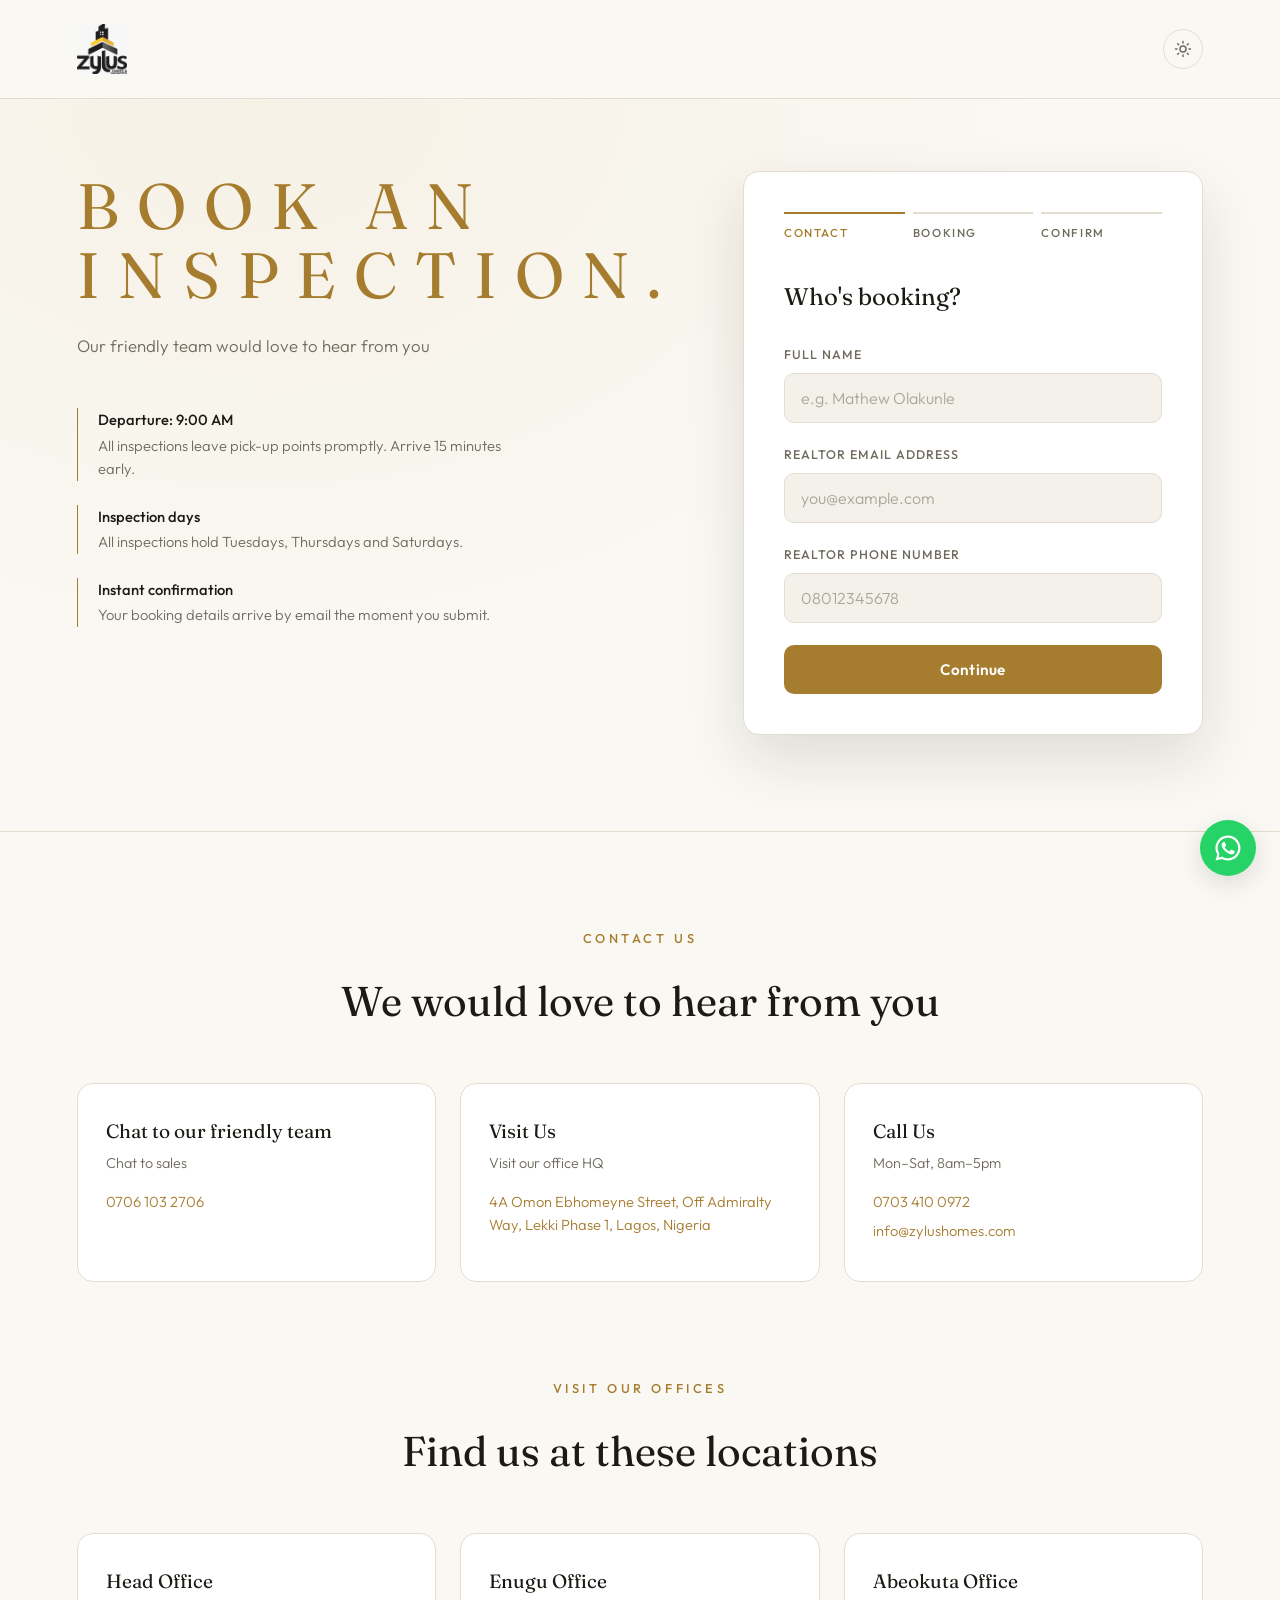
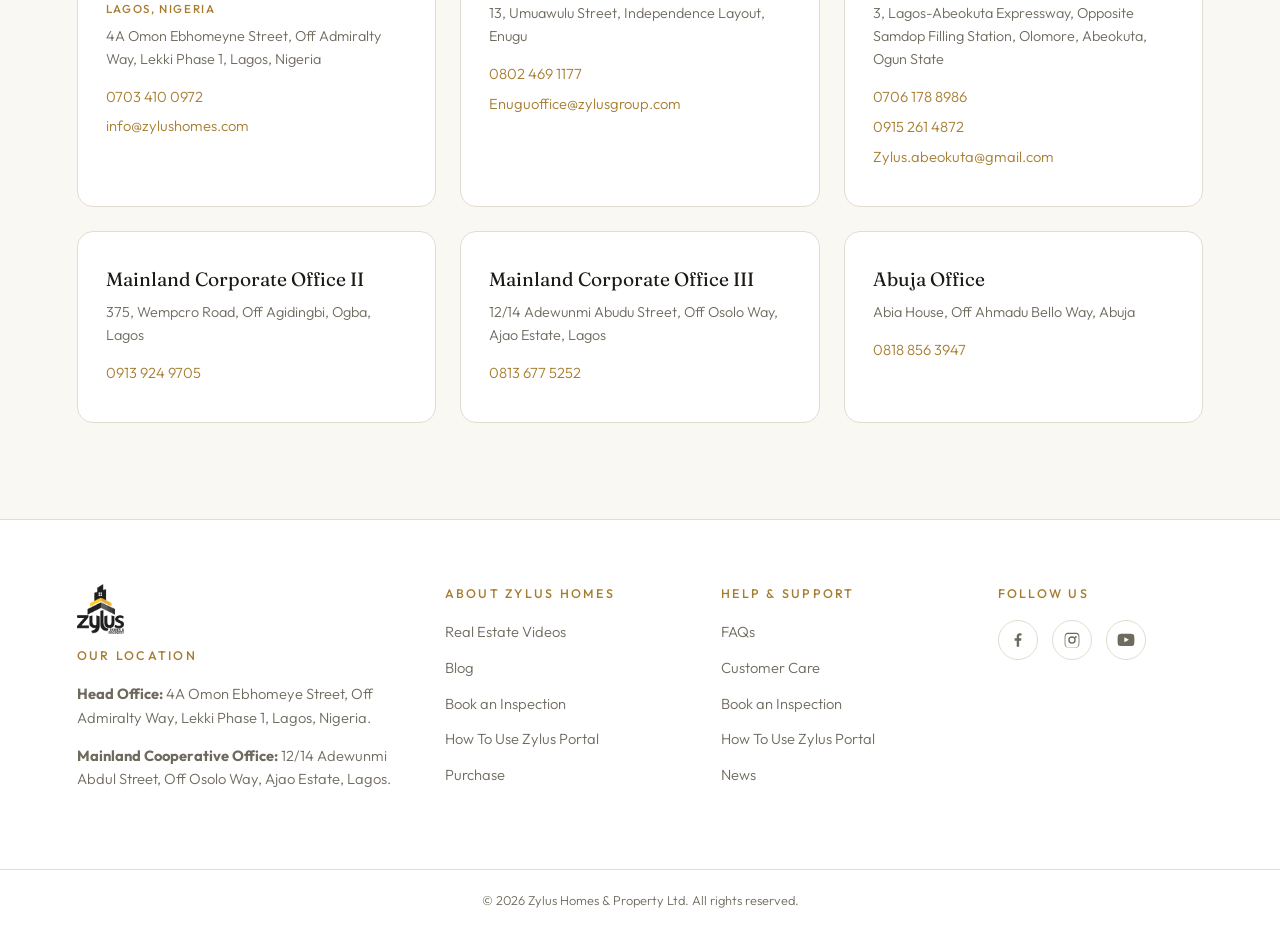
<file: index.html>
<!DOCTYPE html>
<html lang="en">

<head>
    <meta charset="UTF-8">
    <meta name="viewport" content="width=device-width, initial-scale=1.0">
    <title>Book an Inspection — Zylus Homes</title>
    <link rel="preconnect" href="https://fonts.googleapis.com">
    <link rel="preconnect" href="https://fonts.gstatic.com" crossorigin>
    <link
        href="https://fonts.googleapis.com/css2?family=Fraunces:opsz,wght@9..144,400;9..144,600&family=Outfit:wght@300;400;500;600&display=swap"
        rel="stylesheet">
    <link rel="stylesheet" href="./index.css">
    <script>
        document.documentElement.dataset.theme =
            localStorage.getItem('theme') ||
            (matchMedia('(prefers-color-scheme: dark)').matches ? 'dark' : 'light');
    </script>
    <script src="./index.js" defer></script>

</head>

<body>

    <header class="site-header">
        <a class="brand" href="#"><img src="./images.jpeg" class="img-logo" alt=""></a>
        <nav class="site-nav">
            <button type="button" id="themeToggle" class="theme-toggle" aria-label="Switch theme">
                <svg class="icon-sun" viewBox="0 0 24 24" fill="none" stroke="currentColor" stroke-width="2"
                    stroke-linecap="round">
                    <circle cx="12" cy="12" r="4" />
                    <path
                        d="M12 2v2m0 16v2M4.9 4.9l1.4 1.4m11.4 11.4 1.4 1.4M2 12h2m16 0h2M4.9 19.1l1.4-1.4M17.7 6.3l1.4-1.4" />
                </svg>
                <svg class="icon-moon" viewBox="0 0 24 24" fill="none" stroke="currentColor" stroke-width="2"
                    stroke-linecap="round" stroke-linejoin="round">
                    <path d="M21 12.8A9 9 0 1 1 11.2 3a7 7 0 0 0 9.8 9.8z" />
                </svg>
            </button>
            <!-- <a href="#book">Book Inspection</a>
            <a href="#footer">Pick-up Points</a>
            <a href="#contact">Contact</a> -->
        </nav>
    </header>

    <main class="hero-grid" id="book">

        <section class="hero-copy">

            <h1 class="eyebrow">Book An<br>Inspection.</h1>
            <p class="lede">Our friendly team would love to hear from you</p>


            <ul class="facts">
                <li>
                    <b>Departure: 9:00 AM</b>
                    All inspections leave pick-up points promptly. Arrive 15 minutes early.
                </li>
                <li>
                    <b>Inspection days</b>
                    All inspections hold Tuesdays, Thursdays and Saturdays.
                </li>
                <li>
                    <b>Instant confirmation</b>
                    Your booking details arrive by email the moment you submit.
                </li>
            </ul>
        </section>


        <section class="booking-card">

            <ol class="rail" aria-hidden="true">
                <li class="rail-step active">Contact</li>
                <li class="rail-step">Booking</li>
                <li class="rail-step">Confirm</li>
            </ol>

            <form id="inspectionForm" novalidate>

                <fieldset class="form-step" data-step="0">
                    <legend>Who's booking?</legend>

                    <div class="field">
                        <label for="full-name">Full Name</label>
                        <input required placeholder="e.g. Mathew Olakunle" type="text" id="full-name" name="name">
                    </div>

                    <div class="field">
                        <label for="email">Realtor Email Address</label>
                        <input required placeholder="you@example.com" type="email" id="email" name="email">
                    </div>

                    <div class="field">
                        <label for="phone-number">Realtor Phone Number</label>
                        <input required placeholder="08012345678" type="tel" id="phone-number" name="phone">
                    </div>

                    <div class="step-actions">
                        <button type="button" class="btn-primary" data-next>Continue</button>
                    </div>
                </fieldset>


                <fieldset class="form-step" data-step="1" hidden>
                    <legend>Inspection details</legend>

                    <div class="field">
                        <label for="estate-groups">Estate</label>
                        <select required id="estate-groups" name="property">
                            <option value="" selected disabled>Select Estate</option>
                            <optgroup label="Lagos">
                                <option value="Bolton Height (Flagship luxury apartments)">Bolton Height (Flagship
                                    luxury apartments)</option>
                                <option value="Lekki Pride I (Smart residential homes)">Lekki Pride I (Smart residential
                                    homes)</option>
                                <option value="Lekki Pride II (Terrace duplexes and apartments)">Lekki Pride II (Terrace
                                    duplexes and apartments)</option>
                                <option value="Lekki Pride III (Serviced plots and residential lands)">Lekki Pride III
                                    (Serviced plots and residential lands)</option>
                                <option value="Zylus Court Phase I">Zylus Court Phase I</option>
                                <option value="Zylus Court Phase II">Zylus Court Phase II</option>
                                <option value="Zylus Court Extension (Bungalows and terrace duplexes)">Zylus Court
                                    Extension (Bungalows and terrace duplexes)</option>
                                <option
                                    value="Zylus Chrystland City (50-hectare leisure and residential city near St. Augustine University)">
                                    Zylus Chrystland City (50-hectare leisure and residential city)</option>
                                <option value="Zylus Olumo Pride Epe">Zylus Olumo Pride Epe</option>
                                <option value="Tiwa Commercial Hub (Aiyetoro — Commercial plot spaces for businesses)">
                                    Tiwa Commercial Hub (Aiyetoro)</option>
                                <option value="Tiwa Garden City Phase 1">Tiwa Garden City Phase 1</option>
                                <option value="Tiwa Phase 2">Tiwa Phase 2</option>
                                <option value="Zylus Prime City (Eleran Igbe Bus Stop — Government allocation lands)">
                                    Zylus Prime City (Eleran Igbe)</option>
                                <option value="Lekki Avana Phase I (Idera Scheme, Eleko)">Lekki Avana Phase I (Idera
                                    Scheme, Eleko)</option>
                                <option value="Lekki Avana Phase II (Eleran Igbe — Smart-ready bungalows)">Lekki Avana
                                    Phase II (Eleran Igbe)</option>
                            </optgroup>
                            <optgroup label="Ogun">
                                <option value="Zylus Olumo Pride Abeokuta">Zylus Olumo Pride Abeokuta</option>
                                <option value="Zylus Lafenwa Scheme">Zylus Lafenwa Scheme</option>
                            </optgroup>
                            <optgroup label="Abuja">
                                <option value="Zylus Residence Abuja">Zylus Residence Abuja</option>
                            </optgroup>
                        </select>
                    </div>

                    <div class="field">
                        <label for="category">Category</label>
                        <select required name="category" id="category">
                            <option value="" selected disabled>Select Category</option>
                            <option value="Realtor Only">Realtor Only</option>
                            <option value="Realtor With Client">Realtor With Client</option>
                        </select>
                    </div>

                    <div class="field-row">
                        <div class="field">
                            <label for="inspection-date">Inspection Date</label>
                            <input required type="date" id="inspection-date" name="date">
                            <small class="hint">Realtor-only: Tue / Thu / Sat</small>
                        </div>
                        <div class="field">
                            c <label for="inspection-time">Departure Time</label>
                            <input type="text" id="inspection-time" name="time" value="09:00AM" readonly>
                        </div>
                    </div>

                    <div class="field">
                        <label for="pick-up-location">Pick-up Location</label>
                        <select required name="location" id="pick-up-location">
                            <option value="" selected disabled>Select Pick-up Location</option>
                            <option
                                value="Head Office (4A Omon Ebhomenye Street, Off Admiralty Way, Lekki Phase 1, Lagos, Nigeria.)">
                                Head Office — Lekki Phase 1, Lagos</option>
                            <option value="21 Wemco road, off Agidingbi Road, Ogba, Ikeja Lagos">21 Wemco Road, Ogba,
                                Ikeja Lagos</option>
                            <option value="Lafenwa-Abeokuta">Lafenwa — Abeokuta</option>
                            <option value="Iwo Road Roundabout (Ibadan)">Iwo Road Roundabout (Ibadan)</option>
                            <option value="Olomore Abeokuta (Only available for Eti-Ile Court)">Olomore Abeokuta
                                (Eti-Ile Court only)</option>
                            <option value="Mega Chicken (Island)">Mega Chicken (Island)</option>
                            <option value="Shoprite (Island)">Shoprite (Island)</option>
                            <option value="Lekki Phase 1 (Island)">Lekki Phase 1 (Island)</option>
                            <option value="Abia House, Off Ahmadu Bello Way">Abia House, Off Ahmadu Bello Way</option>
                            <option value="Treasure Park">Treasure Park</option>
                        </select>
                    </div>

                    <div class="step-actions">
                        <button type="button" class="btn-ghost" data-back>Back</button>
                        <button type="button" class="btn-primary" data-next>Continue</button>
                    </div>
                </fieldset>


                <fieldset class="form-step" data-step="2" hidden>
                    <legend>Review &amp; confirm</legend>

                    <dl class="review" id="reviewList"></dl>

                    <div class="field">
                        <label for="message">Message <span class="optional">(optional)</span></label>
                        <textarea name="message" id="message" placeholder="Anything we should know?"></textarea>
                    </div>

                    <div class="step-actions">
                        <button type="button" class="btn-ghost" data-back>Back</button>
                        <button type="submit" class="btn-primary">Book Inspection</button>
                    </div>
                </fieldset>

            </form>

            <div id="successPanel" class="success-panel" hidden>
                <div class="success-icon">✓</div>
                <h2>Booking Received</h2>
                <p class="success-detail">
                    A confirmation email has been sent to <b id="sentToEmail"></b>.<br>
                    If it isn't in your inbox within a few minutes, check your spam folder.
                </p>
                <p class="success-detail" id="successSummary"></p>
                <button type="button" id="bookNewBtn" class="btn-ghost">Book New Client</button>
            </div>

        </section>


    </main>
    <section class="contact" id="contact">
        <p class="eyebrow">Contact Us</p>
        <h2 class="section-title">We would love to hear from you</h2>

        <div class="contact-cards">
            <article class="contact-card">
                <h3>Chat to our friendly team</h3>
                <p>Chat to sales</p>
                <a href="tel:07061032706">0706 103 2706</a>
            </article>

            <article class="contact-card">
                <h3>Visit Us</h3>
                <p>Visit our office HQ</p>
                <a href="https://maps.google.com/?q=4A+Omon+Ebhomeyne+Street+Lekki+Phase+1+Lagos" target="_blank"
                    rel="noopener">
                    4A Omon Ebhomeyne Street, Off Admiralty Way,
                    Lekki Phase 1, Lagos, Nigeria
                </a>
            </article>

            <article class="contact-card">
                <h3>Call Us</h3>
                <p>Mon–Sat, 8am–5pm</p>
                <a href="tel:07034100972">0703 410 0972</a>
                <a href="mailto:info@zylushomes.com">info@zylushomes.com</a>
            </article>
        </div>

        <p class="eyebrow offices-eyebrow">Visit Our Offices</p>
        <h2 class="section-title">Find us at these locations</h2>

        <div class="office-grid">
            <article class="office-card">
                <h3>Head Office <span>Lagos, Nigeria</span></h3>
                <p>4A Omon Ebhomeyne Street, Off Admiralty Way,
                    Lekki Phase 1, Lagos, Nigeria</p>
                <a href="tel:07034100972">0703 410 0972</a>
                <a href="mailto:info@zylushomes.com">info@zylushomes.com</a>
            </article>

            <article class="office-card">
                <h3>Enugu Office</h3>
                <p>13, Umuawulu Street, Independence Layout, Enugu</p>
                <a href="tel:08024691177">0802 469 1177</a>
                <a href="mailto:Enuguoffice@zylusgroup.com">Enuguoffice@zylusgroup.com</a>
            </article>

            <article class="office-card">
                <h3>Abeokuta Office</h3>
                <p>3, Lagos-Abeokuta Expressway, Opposite Samdop Filling Station,
                    Olomore, Abeokuta, Ogun State</p>
                <a href="tel:07061788986">0706 178 8986</a>
                <a href="tel:09152614872">0915 261 4872</a>
                <a href="mailto:Zylus.abeokuta@gmail.com">Zylus.abeokuta@gmail.com</a>
            </article>

            <article class="office-card">
                <h3>Mainland Corporate Office II</h3>
                <p>375, Wempcro Road, Off Agidingbi, Ogba, Lagos</p>
                <a href="tel:09139249705">0913 924 9705</a>
            </article>

            <article class="office-card">
                <h3>Mainland Corporate Office III</h3>
                <p>12/14 Adewunmi Abudu Street, Off Osolo Way, Ajao Estate, Lagos</p>
                <a href="tel:08136775252">0813 677 5252</a>
            </article>

            <article class="office-card">
                <h3>Abuja Office</h3>
                <p>Abia House, Off Ahmadu Bello Way, Abuja</p>
                <a href="tel:08188563947">0818 856 3947</a>
            </article>
        </div>
    </section>


    <footer class="site-footer" id="footer">
        <div class="footer-grid">

            <div class="footer-col">
                <a class="brand" href="#"><img src="./images.png" class="img-logo" alt=""></a>
                <h3>Our Location</h3>
                <p><b>Head Office:</b> 4A Omon Ebhomeye Street, Off Admiralty Way,
                    Lekki Phase 1, Lagos, Nigeria.</p>
                <p><b>Mainland Cooperative Office:</b> 12/14 Adewunmi Abdul Street,
                    Off Osolo Way, Ajao Estate, Lagos.</p>
            </div>

            <div class="footer-col">
                <h3>About Zylus Homes</h3>
                <a href="https://www.youtube.com/@zylustv659" target="_blank" rel="noopener">Real Estate Videos</a>
                <a href="https://www.zylushomes.com/blog">Blog</a>
                <a href="#book">Book an Inspection</a>
                <a href="https://www.zylushomes.com/inspection">How To Use Zylus Portal</a>
                <a href="https://www.zylushomes.com/inspection">Purchase</a>
            </div>

            <div class="footer-col">
                <h3>Help &amp; Support</h3>
                <a href="https://www.zylushomes.com/inspection#">FAQs</a>
                <a href="https://www.zylushomes.com/contact">Customer Care</a>
                <a href="#book">Book an Inspection</a>
                <a href="https://www.zylushomes.com/inspection">How To Use Zylus Portal</a>
                <a href="https://www.zylushomes.com/blog">News</a>
            </div>

            <div class="footer-col">
                <h3>Follow Us</h3>
                <div class="socials">
                    <a href="https://www.facebook.com/groups/1107458949860758/" aria-label="Facebook">
                        <svg viewBox="0 0 24 24" fill="currentColor">
                            <path
                                d="M13.5 21v-8h2.7l.4-3.2h-3.1V7.7c0-.9.3-1.6 1.7-1.6h1.5V3.2C16.4 3.1 15.4 3 14.3 3c-2.4 0-4 1.4-4 4.1v2.7H7.5V13h2.8v8h3.2z" />
                        </svg>
                    </a>
                    <a href="https://www.instagram.com/zylushomes/" aria-label="Instagram">
                        <svg viewBox="0 0 24 24" fill="currentColor">
                            <path
                                d="M12 2.2c3.2 0 3.6 0 4.9.1 1.2.1 1.8.2 2.2.4.6.2 1 .5 1.4.9.4.4.7.8.9 1.4.2.4.4 1 .4 2.2.1 1.3.1 1.7.1 4.9s0 3.6-.1 4.9c-.1 1.2-.2 1.8-.4 2.2-.2.6-.5 1-.9 1.4-.4.4-.8.7-1.4.9-.4.2-1 .4-2.2.4-1.3.1-1.7.1-4.9.1s-3.6 0-4.9-.1c-1.2-.1-1.8-.2-2.2-.4-.6-.2-1-.5-1.4-.9-.4-.4-.7-.8-.9-1.4-.2-.4-.4-1-.4-2.2C2.2 15.6 2.2 15.2 2.2 12s0-3.6.1-4.9c.1-1.2.2-1.8.4-2.2.2-.6.5-1 .9-1.4.4-.4.8-.7 1.4-.9.4-.2 1-.4 2.2-.4C8.4 2.2 8.8 2.2 12 2.2zm0 1.8c-3.1 0-3.5 0-4.8.1-1.1.1-1.5.2-1.8.3-.5.2-.8.4-1.1.7-.3.3-.5.6-.7 1.1-.1.3-.3.7-.3 1.8-.1 1.3-.1 1.7-.1 4.8s0 3.5.1 4.8c.1 1.1.2 1.5.3 1.8.2.5.4.8.7 1.1.3.3.6.5 1.1.7.3.1.7.3 1.8.3 1.3.1 1.7.1 4.8.1s3.5 0 4.8-.1c1.1-.1 1.5-.2 1.8-.3.5-.2.8-.4 1.1-.7.3-.3.5-.6.7-1.1.1-.3.3-.7.3-1.8.1-1.3.1-1.7.1-4.8s0-3.5-.1-4.8c-.1-1.1-.2-1.5-.3-1.8-.2-.5-.4-.8-.7-1.1-.3-.3-.6-.5-1.1-.7-.3-.1-.7-.3-1.8-.3-1.3-.1-1.7-.1-4.8-.1zm0 3.1a5 5 0 1 1 0 10 5 5 0 0 1 0-10zm0 1.8a3.2 3.2 0 1 0 0 6.4 3.2 3.2 0 0 0 0-6.4zm5.2-2.1a1.2 1.2 0 1 1 0 2.4 1.2 1.2 0 0 1 0-2.4z" />
                        </svg>
                    </a>
                    <!-- <a href="#" aria-label="X (Twitter)">
                        <svg viewBox="0 0 24 24" fill="currentColor">
                            <path
                                d="M17.8 3h3l-6.6 7.6L22 21h-6.1l-4.8-6.3L5.6 21h-3l7-8.1L2.4 3h6.3l4.3 5.7L17.8 3zm-1.1 16.2h1.7L7.7 4.7H5.9l10.8 14.5z" />
                        </svg>
                    </a> -->
                    <a href="https://www.youtube.com/@zylustv659" target="_blank" rel="noopener" aria-label="YouTube">
                        <svg viewBox="0 0 24 24" fill="currentColor">
                            <path
                                d="M23 7.2s-.2-1.6-.9-2.3c-.8-.9-1.8-.9-2.2-1C16.7 3.7 12 3.7 12 3.7s-4.7 0-7.9.2c-.4.1-1.4.1-2.2 1-.7.7-.9 2.3-.9 2.3S.8 9.1.8 11v1.8c0 1.9.2 3.8.2 3.8s.2 1.6.9 2.3c.8.9 1.9.8 2.4 1 1.7.2 7.7.2 7.7.2s4.7 0 7.9-.2c.4-.1 1.4-.1 2.2-1 .7-.7.9-2.3.9-2.3s.2-1.9.2-3.8V11c0-1.9-.2-3.8-.2-3.8zM9.8 15V8.4l6.1 3.3L9.8 15z" />
                        </svg>
                    </a>
                </div>
            </div>

        </div>

        <div class="footer-bar">
            <p>© 2026 Zylus Homes &amp; Property Ltd. All rights reserved.</p>
        </div>
    </footer>

    <a class="whatsapp-float"
        href="https://wa.me/2347061032706?text=Hello%20Zylus%20Homes%2C%20I%27d%20like%20to%20make%20an%20enquiry."
        target="_blank" rel="noopener" aria-label="Chat with us on WhatsApp">
        <svg viewBox="0 0 24 24" fill="currentColor">
            <path
                d="M12 2a10 10 0 0 0-8.6 15.1L2 22l5-1.3A10 10 0 1 0 12 2zm0 18.2c-1.5 0-3-.4-4.3-1.2l-.3-.2-3 .8.8-2.9-.2-.3A8.2 8.2 0 1 1 12 20.2zm4.6-6.1c-.3-.1-1.5-.7-1.7-.8-.2-.1-.4-.1-.6.1-.2.3-.6.8-.8 1-.1.2-.3.2-.5.1-.3-.1-1.1-.4-2-1.2-.8-.7-1.3-1.5-1.4-1.8-.2-.3 0-.4.1-.5l.4-.5c.1-.2.2-.3.3-.5.1-.2 0-.4 0-.5l-.8-1.9c-.2-.5-.4-.4-.6-.4h-.5c-.2 0-.5.1-.7.3-.2.3-.9.9-.9 2.2s.9 2.5 1.1 2.7c.1.2 1.8 2.8 4.4 3.9.6.3 1.1.4 1.5.6.6.2 1.2.2 1.6.1.5-.1 1.5-.6 1.7-1.2.2-.6.2-1.1.2-1.2-.1-.1-.2-.2-.5-.3z" />
        </svg>
    </a>

</body>

</html>
</file>
<file: index.css>
* {
    margin: 0;
    padding: 0;
    box-sizing: border-box;
}

:root {
    
      --bg: #faf8f3;
    --card: #ffffff;
    --field: #f4f1ea;
    --border: #e3ddd0;
    --text: #1c1a15;
    --muted: #6f6a5e;
    --accent: #a67c2e;
    --accent-soft: rgba(166, 124, 46, 0.18);
    --ink-on-accent: #ffffff;
    --shadow: rgba(28, 22, 10, 0.12);
    --radius: 10px;
    --font-display: 'Fraunces', Georgia, serif;
    --font-body: 'Outfit', system-ui, sans-serif;
}


[data-theme="dark"] {
    --bg: #0b0d12;
    --card: #12151d;
    --field: #1a1e28;
    --border: #262b38;
    --text: #f3efe6;
    --muted: #9ba3b2;
    --accent: #c9a24b;
    --accent-soft: rgba(201, 162, 75, 0.22);
    --ink-on-accent: #17130a;
    --shadow: rgba(0, 0, 0, 0.45);
}

/* the date icon fix returns, but scoped to dark only */
[data-theme="dark"] input[type="date"]::-webkit-calendar-picker-indicator {
    filter: invert(0.8);
}

/* smooth the switch */
body {
    transition: background-color 0.3s ease, color 0.3s ease;
}


html {
    scroll-behavior: smooth;
}

body {
    font-family: var(--font-body);
    font-weight: 300;
    background: var(--bg);
    color: var(--text);
    line-height: 1.6;
}

.site-header {
    display: flex;
    align-items: center;
    justify-content: space-between;
    padding: 24px 6vw;
    border-bottom: 1px solid var(--border);
}

.brand {
    font-family: var(--font-display);
    font-size: 1.4rem;
    color: var(--text);
    text-decoration: none;
    letter-spacing: 0.01em;
}

.brand span {
    color: var(--accent);
    font-style: italic;
}

.site-nav {
    display: flex;
    gap: 32px;
}
.img-logo {
    height: 50px;       
    width: auto;   
    display: block;          
    object-fit: contain; 
}

.logo-dark { display: none; }
[data-theme="dark"] .logo-dark { display: block; }
[data-theme="dark"] .logo-light { display: none; }

.site-nav a {
    color: var(--muted);
    text-decoration: none;
    font-size: 0.9rem;
    letter-spacing: 0.05em;
    text-transform: uppercase;
    transition: color 0.2s;
}

.site-nav a:hover,
.site-nav a:focus-visible {
    color: var(--accent);
}

.hero-grid {
    display: grid;
    grid-template-columns: 1fr 1.1fr;
    gap: 64px;
    align-items: start;
    padding: 72px 6vw 96px;
    max-width: 1280px;
    margin: 0 auto;
    background-image: radial-gradient(ellipse at 20% 0%,
            rgba(201, 162, 75, 0.08), transparent 55%);
}

.eyebrow {
    color: var(--accent);
    font-size: 0.8rem;
    font-weight: 500;
    letter-spacing: 0.28em;
    text-transform: uppercase;
    margin-bottom: 20px;
}

.hero-copy h1 {
    font-family: var(--font-display);
    font-weight: 400;
    font-size: clamp(2.6rem, 5vw, 4rem);
    line-height: 1.08;
    margin-bottom: 24px;
}

.lede {
    color: var(--muted);
    font-size: 1.05rem;
    max-width: 42ch;
    margin-bottom: 48px;
}

.facts {
    list-style: none;
    display: grid;
    gap: 24px;
}

.facts li {
    padding-left: 20px;
    border-left: 1px solid var(--accent);
    color: var(--muted);
    font-size: 0.92rem;
    max-width: 46ch;
}

.facts b {
    display: block;
    color: var(--text);
    font-weight: 500;
    margin-bottom: 2px;
}

.booking-card {
    background: var(--card);
    border: 1px solid var(--border);
    border-radius: 16px;
    box-shadow: 0 24px 60px var(--shadow);
    padding: 40px;
}

/* progress rail */
.rail {
    list-style: none;
    display: flex;
    gap: 8px;
    margin-bottom: 36px;
}

.rail-step {
    flex: 1;
    font-size: 0.72rem;
    font-weight: 500;
    letter-spacing: 0.14em;
    text-transform: uppercase;
    color: var(--muted);
    padding-top: 10px;
    border-top: 2px solid var(--border);
    transition: color 0.3s, border-color 0.3s;
}

.rail-step.active {
    color: var(--accent);
    border-top-color: var(--accent);
}

.rail-step.done {
    color: var(--text);
    border-top-color: var(--accent-soft);
}

/* steps */
.form-step {
    border: none;
}

legend {
    font-family: var(--font-display);
    font-size: 1.5rem;
    font-weight: 400;
    margin-bottom: 28px;
}

.field {
    margin-bottom: 22px;
}

.field-row {
    display: grid;
    grid-template-columns: 1fr 1fr;
    gap: 16px;
}

label {
    display: block;
    margin-bottom: 8px;
    font-size: 0.78rem;
    font-weight: 500;
    letter-spacing: 0.08em;
    text-transform: uppercase;
    color: var(--muted);
}

.optional {
    text-transform: none;
    letter-spacing: 0;
    opacity: 0.7;
}

.hint {
    display: block;
    margin-top: 6px;
    font-size: 0.78rem;
    color: var(--muted);
}

input,
select,
textarea {
    width: 100%;
    padding: 14px 16px;
    background: var(--field);
    border: 1px solid var(--border);
    border-radius: var(--radius);
    color: var(--text);
    font-size: 1rem;
    font-family: inherit;
    font-weight: 300;
    transition: border-color 0.2s ease, box-shadow 0.2s ease;
}

input::placeholder,
textarea::placeholder {
    color: var(--muted);
    opacity: 0.55;
}

select {
    appearance: none;
    cursor: pointer;
    background-image: linear-gradient(45deg, transparent 50%, var(--muted) 50%),
        linear-gradient(135deg, var(--muted) 50%, transparent 50%);
    background-position: calc(100% - 20px) 50%, calc(100% - 14px) 50%;
    background-size: 6px 6px;
    background-repeat: no-repeat;
}

option {
    background: var(--field);
}

textarea {
    min-height: 100px;
    resize: vertical;
}

input[readonly] {
    opacity: 0.6;
    cursor: not-allowed;
}

input:focus,
select:focus,
textarea:focus {
    outline: none;
    border-color: var(--accent);
    box-shadow: 0 0 0 3px var(--accent-soft);
}

/* input[type="date"]::-webkit-calendar-picker-indicator {
    filter: invert(0.8);
}
 */

.review {
    display: grid;
    grid-template-columns: auto 1fr;
    gap: 8px 20px;
    padding: 20px;
    margin-bottom: 24px;
    background: var(--field);
    border: 1px solid var(--border);
    border-radius: var(--radius);
    font-size: 0.92rem;
}

.review dt {
    color: var(--muted);
    font-size: 0.75rem;
    font-weight: 500;
    letter-spacing: 0.08em;
    text-transform: uppercase;
    align-self: center;
}

.review dd {
    color: var(--text);
}

.step-actions {
    display: flex;
    gap: 12px;
    margin-top: 8px;
}

.btn-primary,
.btn-ghost {
    padding: 15px 28px;
    border-radius: var(--radius);
    font-size: 0.95rem;
    font-weight: 600;
    font-family: inherit;
    letter-spacing: 0.02em;
    cursor: pointer;
    transition: transform 0.15s ease, box-shadow 0.15s ease,
        background 0.2s, color 0.2s, opacity 0.2s;
}

.btn-primary {
    flex: 1;
    background: var(--accent);
    color: var(--ink-on-accent);
    border: none;
}

.btn-primary:hover {
    transform: translateY(-2px);
    box-shadow: 0 8px 24px var(--accent-soft);
}

.btn-primary:active {
    transform: translateY(0);
}

.btn-primary:disabled {
    opacity: 0.6;
    cursor: wait;
    transform: none;
}

.btn-ghost {
    background: transparent;
    color: var(--muted);
    border: 1px solid var(--border);
}

.btn-ghost:hover {
    color: var(--accent);
    border-color: var(--accent);
}


.btn-primary:focus-visible,
.btn-ghost:focus-visible,
.site-nav a:focus-visible {
    outline: 2px solid var(--accent);
    outline-offset: 3px;
}


.success-panel {
    text-align: center;
    padding: 24px 0;
    animation: rise 0.4s ease both;
}

.success-icon {
    width: 64px;
    height: 64px;
    margin: 0 auto 24px;
    border-radius: 50%;
    background: var(--accent);
    color: var(--ink-on-accent);
    font-size: 1.8rem;
    display: grid;
    place-items: center;
}

.success-panel h2 {
    font-family: var(--font-display);
    font-weight: 400;
    font-size: 1.8rem;
    margin-bottom: 8px;
}

.success-detail {
    color: var(--muted);
    margin: 14px 0;
    line-height: 1.7;
}

#bookNewBtn {
    margin-top: 20px;
    color: var(--accent);
    border-color: var(--accent);
}

#bookNewBtn:hover {
    background: var(--accent);
    color: var(--ink-on-accent);
}

@keyframes rise {
    from {
        opacity: 0;
        transform: translateY(12px);
    }

    to {
        opacity: 1;
        transform: translateY(0);
    }
}

@media (prefers-reduced-motion: reduce) {

    *,
    *::before,
    *::after {
        animation: none !important;
        transition: none !important;
    }

    html {
        scroll-behavior: auto;
    }
}

.site-footer {
    /* border-top: 1px solid var(--border); */
    /* background: #090b0f; */
    background: var(--card);
    border-top: 1px solid var(--border)
}

.footer-grid {
    display: grid;
    grid-template-columns: 1.4fr 1fr 1fr 0.9fr;
    gap: 48px;
    max-width: 1280px;
    margin: 0 auto;
    padding: 64px 6vw;
}

.footer-brand {
    font-size: 1.3rem;
    margin-bottom: 16px;
}

.footer-blurb {
    color: var(--muted);
    font-size: 0.92rem;
    max-width: 40ch;
}

.footer-col h3 {
    font-size: 0.78rem;
    font-weight: 500;
    letter-spacing: 0.18em;
    text-transform: uppercase;
    color: var(--accent);
    margin-bottom: 16px;
}

.footer-col p {
    color: var(--muted);
    font-size: 0.92rem;
    margin-bottom: 14px;
}

.footer-col a {
    color: var(--text);
    text-decoration: none;
}

.footer-col a:hover {
    color: var(--accent);
}

.footer-bar {
    border-top: 1px solid var(--border);
    padding: 20px 6vw;
    text-align: center;
    color: var(--muted);
    font-size: 0.8rem;
}


@media (max-width: 900px) {
    .hero-grid {
        grid-template-columns: 1fr;
        gap: 48px;
        padding-top: 48px;
    }

    .footer-grid {
        grid-template-columns: 1fr;
        gap: 36px;
    }
}

@media (max-width: 480px) {
    .site-header {
        flex-direction: column;
        gap: 16px;
    }

    .booking-card {
        padding: 28px 20px;
    }

    .field-row {
        grid-template-columns: 1fr;
        gap: 0;
    }

    .step-actions {
        flex-direction: column-reverse;
    }
}

.contact {
    max-width: 1280px;
    margin: 0 auto;
    padding: 96px 6vw;
    border-top: 1px solid var(--border);
    text-align: center;
}

.section-title {
    font-family: var(--font-display);
    font-weight: 400;
    font-size: clamp(1.8rem, 3.5vw, 2.6rem);
    margin-bottom: 48px;
}

.contact-cards {
    display: grid;
    grid-template-columns: repeat(3, 1fr);
    gap: 24px;
    margin-bottom: 96px;
}

.contact-card,
.office-card {
    background: var(--card);
    border: 1px solid var(--border);
    border-radius: 16px;
    padding: 32px 28px;
    text-align: left;
    transition: border-color 0.2s, transform 0.2s;
}

.contact-card:hover,
.office-card:hover {
    border-color: var(--accent);
    transform: translateY(-3px);
}

.contact-card h3,
.office-card h3 {
    font-family: var(--font-display);
    font-weight: 400;
    font-size: 1.2rem;
    margin-bottom: 6px;
}

.office-card h3 span {
    display: block;
    font-family: var(--font-body);
    font-size: 0.72rem;
    font-weight: 500;
    letter-spacing: 0.14em;
    text-transform: uppercase;
    color: var(--accent);
    margin-top: 4px;
}

.contact-card p,
.office-card p {
    color: var(--muted);
    font-size: 0.9rem;
    margin-bottom: 14px;
}

.contact-card a,
.office-card a {
    display: block;
    color: var(--accent);
    text-decoration: none;
    font-size: 0.92rem;
    margin-bottom: 6px;
    word-break: break-word;
}

.contact-card a:hover,
.office-card a:hover {
    text-decoration: underline;
}

.offices-eyebrow {
    margin-top: 0;
}

.office-grid {
    display: grid;
    grid-template-columns: repeat(3, 1fr);
    gap: 24px;
}

@media (max-width: 900px) {
    .contact-cards,
    .office-grid {
        grid-template-columns: 1fr;
    }

    .contact {
        padding: 64px 6vw;
    }
}
/* footer link columns */
.footer-col > a {
    display: block;
    color: var(--muted);
    text-decoration: none;
    font-size: 0.92rem;
    margin-bottom: 12px;
    transition: color 0.2s;
}

.footer-col > a:hover {
    color: var(--accent);
}

/* socials */
.socials {
    display: flex;
    gap: 14px;
}

.socials a {
    display: grid;
    place-items: center;
    width: 40px;
    height: 40px;
    border: 1px solid var(--border);
    border-radius: 50%;
    color: var(--muted);
    transition: color 0.2s, border-color 0.2s, transform 0.2s;
}

.socials a:hover {
    color: var(--accent);
    border-color: var(--accent);
    transform: translateY(-2px);
}

.socials svg {
    width: 18px;
    height: 18px;
}

/* floating WhatsApp */
.whatsapp-float {
    position: fixed;
    right: 24px;
    bottom: 24px;
    z-index: 100;
    width: 56px;
    height: 56px;
    border-radius: 50%;
    background: #25d366;
    color: #fff;
    display: grid;
    place-items: center;
    box-shadow: 0 8px 24px var(--shadow);
    transition: transform 0.2s;
}

.whatsapp-float:hover {
    transform: scale(1.08);
}

.whatsapp-float svg {
    width: 30px;
    height: 30px;
}

.theme-toggle {
    display: grid;
    place-items: center;
    width: 40px;
    height: 40px;
    background: transparent;
    border: 1px solid var(--border);
    border-radius: 50%;
    color: var(--muted);
    cursor: pointer;
    transition: color 0.2s, border-color 0.2s;
}

.theme-toggle:hover {
    color: var(--accent);
    border-color: var(--accent);
}

.theme-toggle svg { width: 18px; height: 18px; }

/* show the icon for the theme you'd switch TO */
.icon-moon { display: none; }
[data-theme="dark"] .icon-moon { display: block; }
[data-theme="dark"] .icon-sun { display: none; }
</file>
